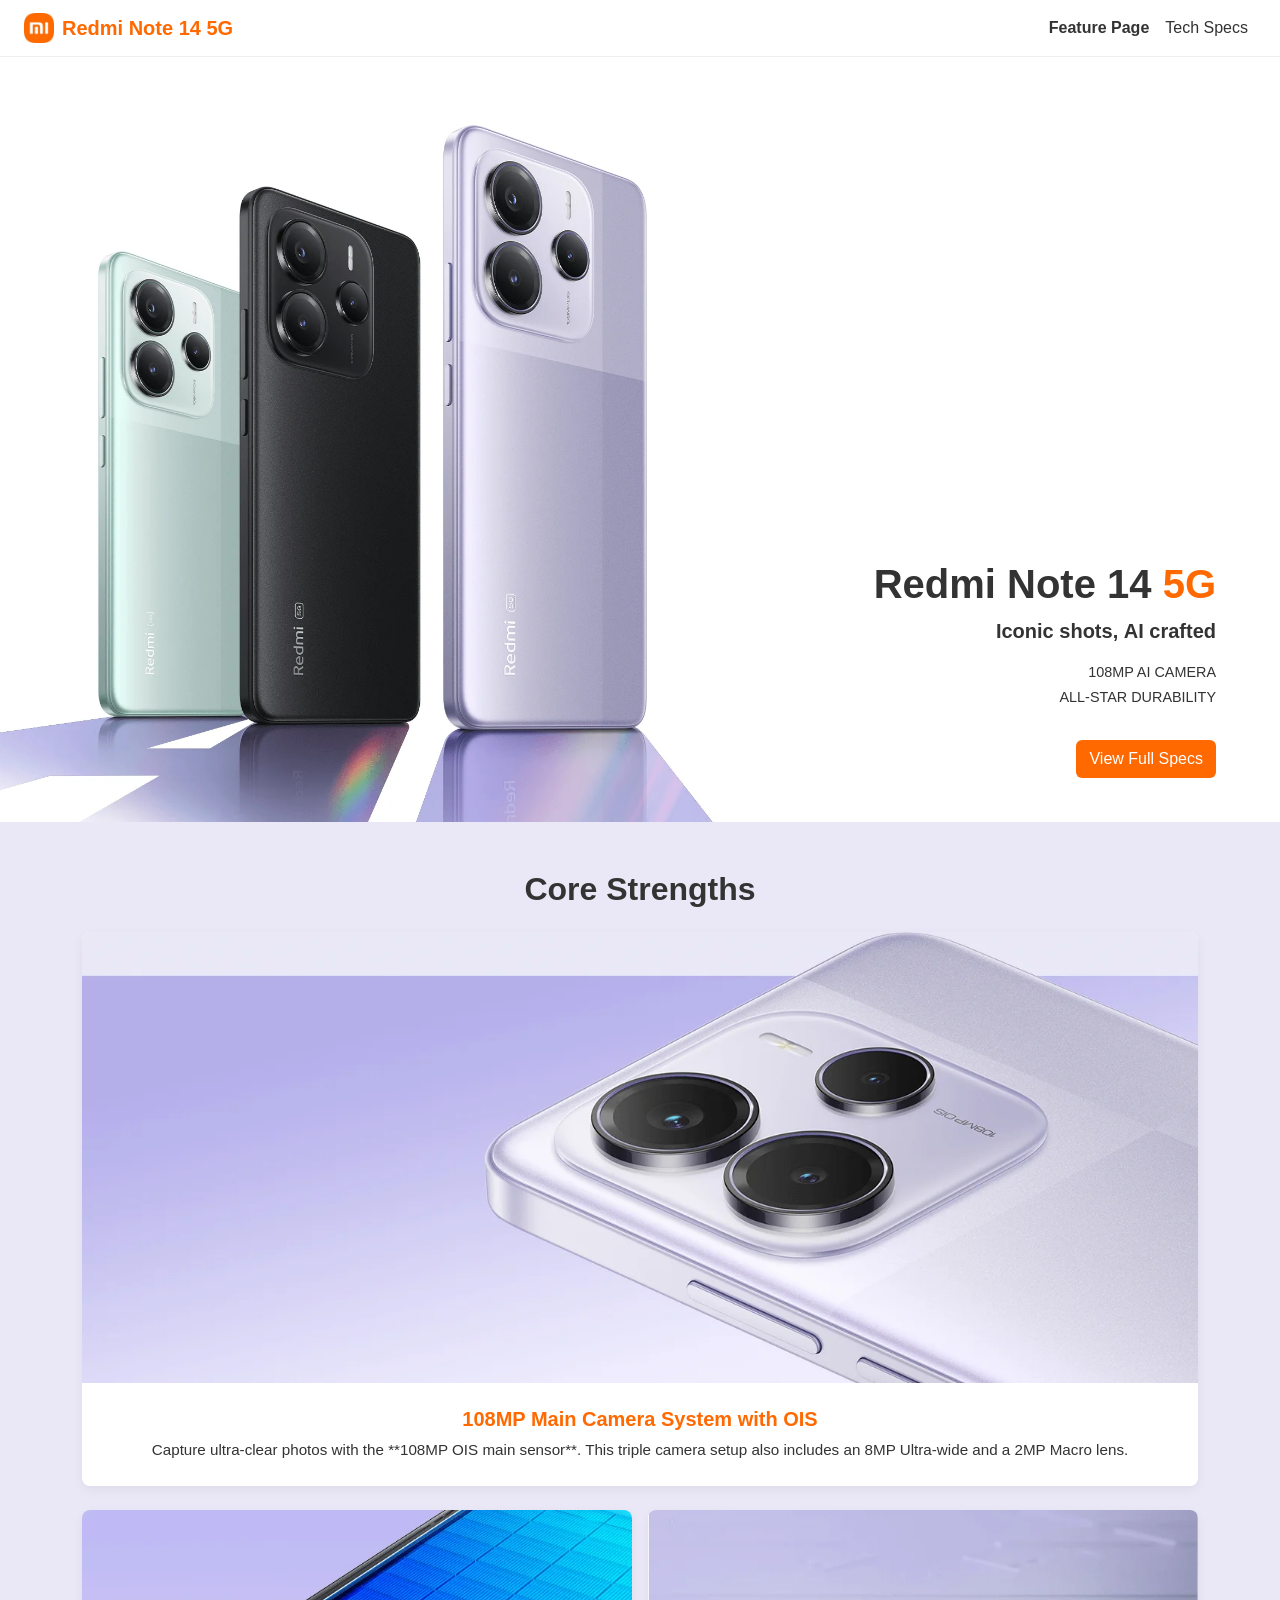
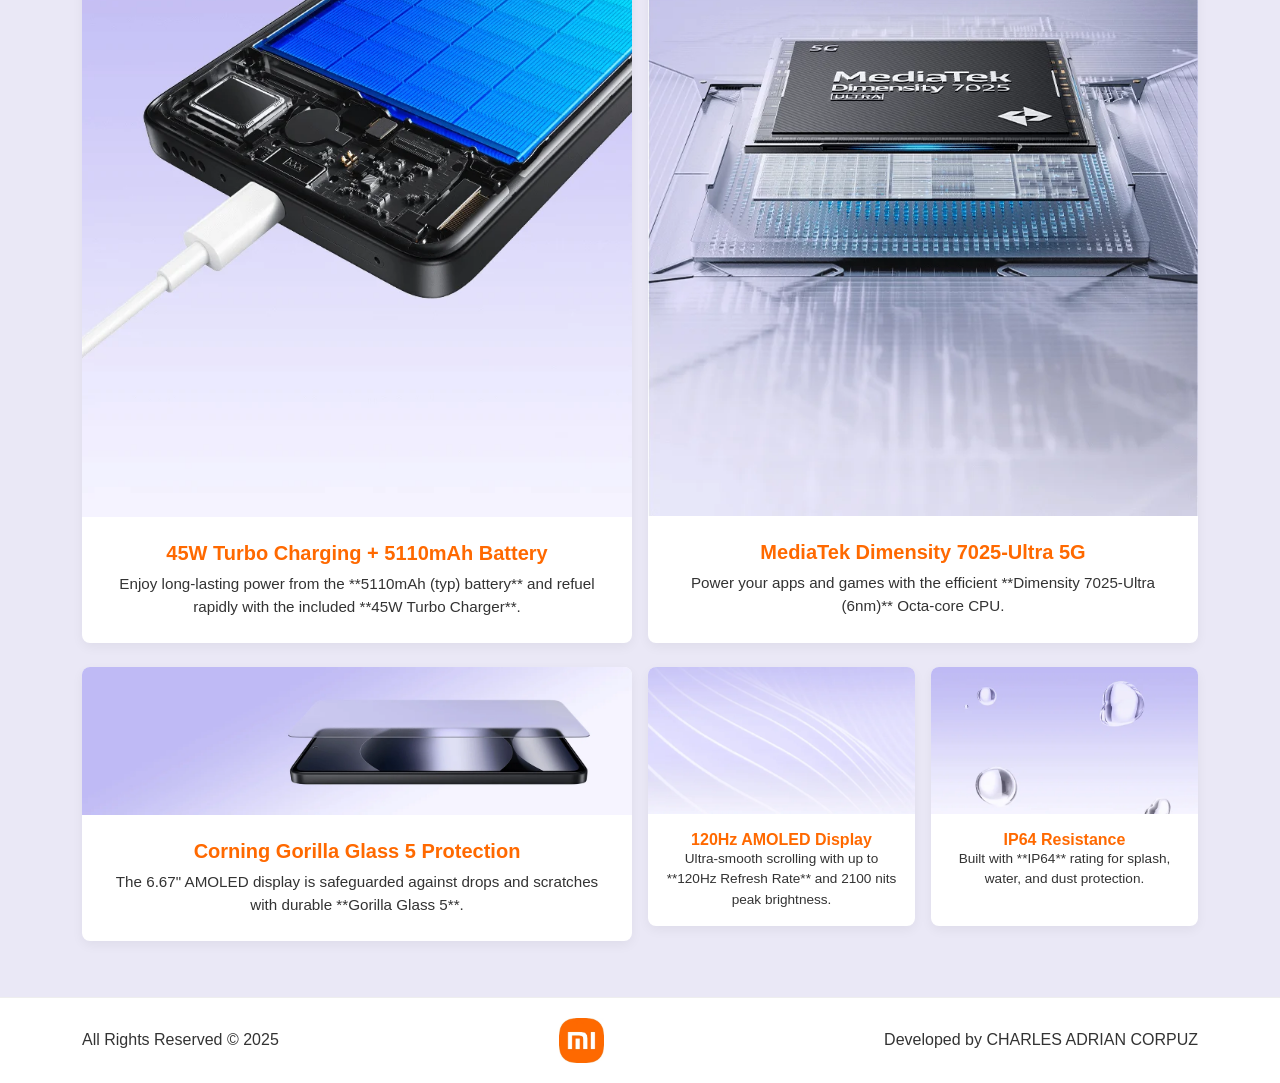
<file: WD1-LQ3 & L6/index.html>
<!DOCTYPE html>
<html lang="en">
  <head>
    <meta charset="UTF-8" />
    <meta name="viewport" content="width=device-width, initial-scale=1.0" />
    <title>Redmi Note 14 5G – Feature Page</title>
    <link rel="stylesheet" href="rsc/css/bootstrap.min.css" />
    <style>
      :root {
        --mi-orange: #ff6900;
        --mi-light-dark: #333333; /* Dark text color for contrast */
      }
      body {
        font-family: "Poppins", sans-serif;
        background-color: #eae8f6; /* Light theme background */
      }
      .navbar {
        background-color: #ffffff; /* Light theme navbar */
        border-bottom: 1px solid #eeeeee;
      }
      .navbar-brand {
        color: var(--mi-orange) !important;
        font-weight: 600;
      }
      .nav-link {
        color: var(--mi-light-dark) !important; /* Dark text for links */
        font-weight: 500;
      }
      /* Logo style*/
      .navbar-logo {
        height: 30px;
      }

      /*HERO SECTION */
      .hero-section {
        height: 85vh;
        background: url("media/img/hero-triple-shot.webp") center/cover
          no-repeat;
        position: relative;
        background-color: #f7f7f7;
      }
      .hero-overlay {
        display: none;
      }
      .hero-content {
        position: relative;
        z-index: 2;
        text-align: right;
        top: 30%;
        transform: none;
        color: var(--mi-light-dark);
        padding-right: 5%;
      }
      .hero-title {
        font-size: 2.5rem;
        font-weight: 700;
        color: var(--mi-light-dark);
        margin-bottom: 0.5rem;
      }
      .hero-title span {
        color: var(--mi-orange);
      }
      .hero-subtitle {
        font-size: 1.25rem;
        color: var(--mi-light-dark);
        font-weight: 600;
      }

      /*FEATURE GRID & CARD STYLING */
      .feature-grid-item {
        margin-bottom: 0.5rem;
      }
      .feature-card {
        border: none;
        border-radius: 8px;
        overflow: hidden;
        height: 100%;
        box-shadow: 0 4px 12px rgba(0, 0, 0, 0.05);
      }
      .feature-card img {
        width: 100%;
        height: auto;
      }
      .card-body {
        padding: 1.5rem;
        text-align: center;
      }
      .card-title {
        color: var(--mi-orange);
        font-weight: 700;
      }
      .card-text {
        color: var(--mi-light-dark);
        font-size: 0.95rem;
      }

      /*FOOTER STYLING */
      footer {
        background: #ffffff;
        padding: 20px 0;
        color: var(--mi-light-dark);
        border-top: 1px solid #eeeeee;
      }
      .footer-logo {
        height: 45px;
      }
    </style>
  </head>
  <body>
    <nav class="navbar navbar-expand-lg px-4 bg-white shadow-sm">
      <a class="navbar-brand d-flex align-items-center" href="index.html">
        <img
          src="media/img/redmi-logo.webp"
          alt="Redmi Logo"
          class="navbar-logo me-2"
        />
        <span>Redmi Note 14 5G</span>
      </a>
      <button
        class="navbar-toggler"
        type="button"
        data-bs-toggle="collapse"
        data-bs-target="#navMenu"
      >
        <span class="navbar-toggler-icon"></span>
      </button>

      <div class="collapse navbar-collapse" id="navMenu">
        <ul class="navbar-nav ms-auto">
          <li class="nav-item">
            <a class="nav-link fw-bold" href="index.html">Feature Page</a>
          </li>
          <li class="nav-item">
            <a class="nav-link" href="specs.html">Tech Specs</a>
          </li>
        </ul>
      </div>
    </nav>

    <section
      class="hero-section text-end d-flex align-items-center justify-content-end"
    >
      <div class="hero-content">
        <h1 class="hero-title">Redmi Note 14 <span>5G</span></h1>
        <p class="hero-subtitle">Iconic shots, <b>AI</b> crafted</p>
        <p
          class="text-uppercase"
          style="font-size: 0.9rem; margin-bottom: 0.2rem"
        >
          108MP AI camera
        </p>
        <p class="text-uppercase" style="font-size: 0.9rem">
          All-Star Durability
        </p>
        <a
          href="specs.html"
          class="btn mt-3"
          style="background: var(--mi-orange); color: white"
          >View Full Specs</a
        >
      </div>
    </section>

    <div class="container py-5">
      <h2
        class="text-center mb-4"
        style="color: var(--mi-light-dark); font-weight: 700"
      >
        Core Strengths
      </h2>
      <div class="row g-3 justify-content-center">
        <div class="col-12 feature-grid-item">
          <div class="card feature-card">
            <img
              src="media/img/feature-camera-ois.webp"
              class="card-img-top"
              alt="108MP AI camera system with OIS"
            />
            <div class="card-body">
              <h5 class="card-title">108MP Main Camera System with OIS</h5>
              <p class="card-text">
                Capture ultra-clear photos with the **108MP OIS main sensor**.
                This triple camera setup also includes an 8MP Ultra-wide and a
                2MP Macro lens.
              </p>
            </div>
          </div>
        </div>

        <div class="col-lg-6 col-md-6 feature-grid-item">
          <div class="card feature-card">
            <img
              src="media/img/feature-battery-45w.webp"
              class="card-img-top"
              alt="45W turbo charging with 5110mAh battery"
            />
            <div class="card-body">
              <h5 class="card-title">45W Turbo Charging + 5110mAh Battery</h5>
              <p class="card-text">
                Enjoy long-lasting power from the **5110mAh (typ) battery** and
                refuel rapidly with the included **45W Turbo Charger**.
              </p>
            </div>
          </div>
        </div>

        <div class="col-lg-6 col-md-6 feature-grid-item">
          <div class="card feature-card">
            <img
              src="media/img/feature-chipset-dimensity.webp"
              class="card-img-top"
              alt="MediaTek Dimensity 7025-Ultra"
            />
            <div class="card-body">
              <h5 class="card-title">MediaTek Dimensity 7025-Ultra 5G</h5>
              <p class="card-text">
                Power your apps and games with the efficient **Dimensity
                7025-Ultra (6nm)** Octa-core CPU.
              </p>
            </div>
          </div>
        </div>

        <div class="col-lg-6 col-md-6 feature-grid-item">
          <div class="card feature-card">
            <img
              src="media/img/feature-gorilla-glass.webp"
              class="card-img-top"
              alt="Corning Gorilla Glass 5"
            />
            <div class="card-body">
              <h5 class="card-title">Corning Gorilla Glass 5 Protection</h5>
              <p class="card-text">
                The 6.67" AMOLED display is safeguarded against drops and
                scratches with durable **Gorilla Glass 5**.
              </p>
            </div>
          </div>
        </div>

        <div class="col-lg-6 col-md-6">
          <div class="row g-3">
            <div class="col-md-6 col-12 feature-grid-item">
              <div class="card feature-card">
                <img
                  src="media/img/feature-display-120hz.webp"
                  class="card-img-top"
                  alt="120Hz eye-care display"
                />
                <div class="card-body p-3">
                  <h6 class="card-title mb-0">120Hz AMOLED Display</h6>
                  <p class="card-text" style="font-size: 0.85rem">
                    Ultra-smooth scrolling with up to **120Hz Refresh Rate** and
                    2100 nits peak brightness.
                  </p>
                </div>
              </div>
            </div>
            <div class="col-md-6 col-12 feature-grid-item">
              <div class="card feature-card">
                <img
                  src="media/img/feature-ip64.webp"
                  class="card-img-top"
                  alt="IP64 dust and water-resistant"
                />
                <div class="card-body p-3">
                  <h6 class="card-title mb-0">IP64 Resistance</h6>
                  <p class="card-text" style="font-size: 0.85rem">
                    Built with **IP64** rating for splash, water, and dust
                    protection.
                  </p>
                </div>
              </div>
            </div>
          </div>
        </div>
      </div>
    </div>
    <footer class="text-center">
      <div class="container d-flex justify-content-between align-items-center">
        <span>All Rights Reserved © 2025</span>
        <img
          src="media/img/redmi-logo.webp"
          class="footer-logo"
          alt="Redmi Logo"
        />
        <span>Developed by CHARLES ADRIAN CORPUZ</span>
      </div>
    </footer>

    <script src="rsc/js/bootstrap.bundle.min.js"></script>
  </body>
</html>
</file>
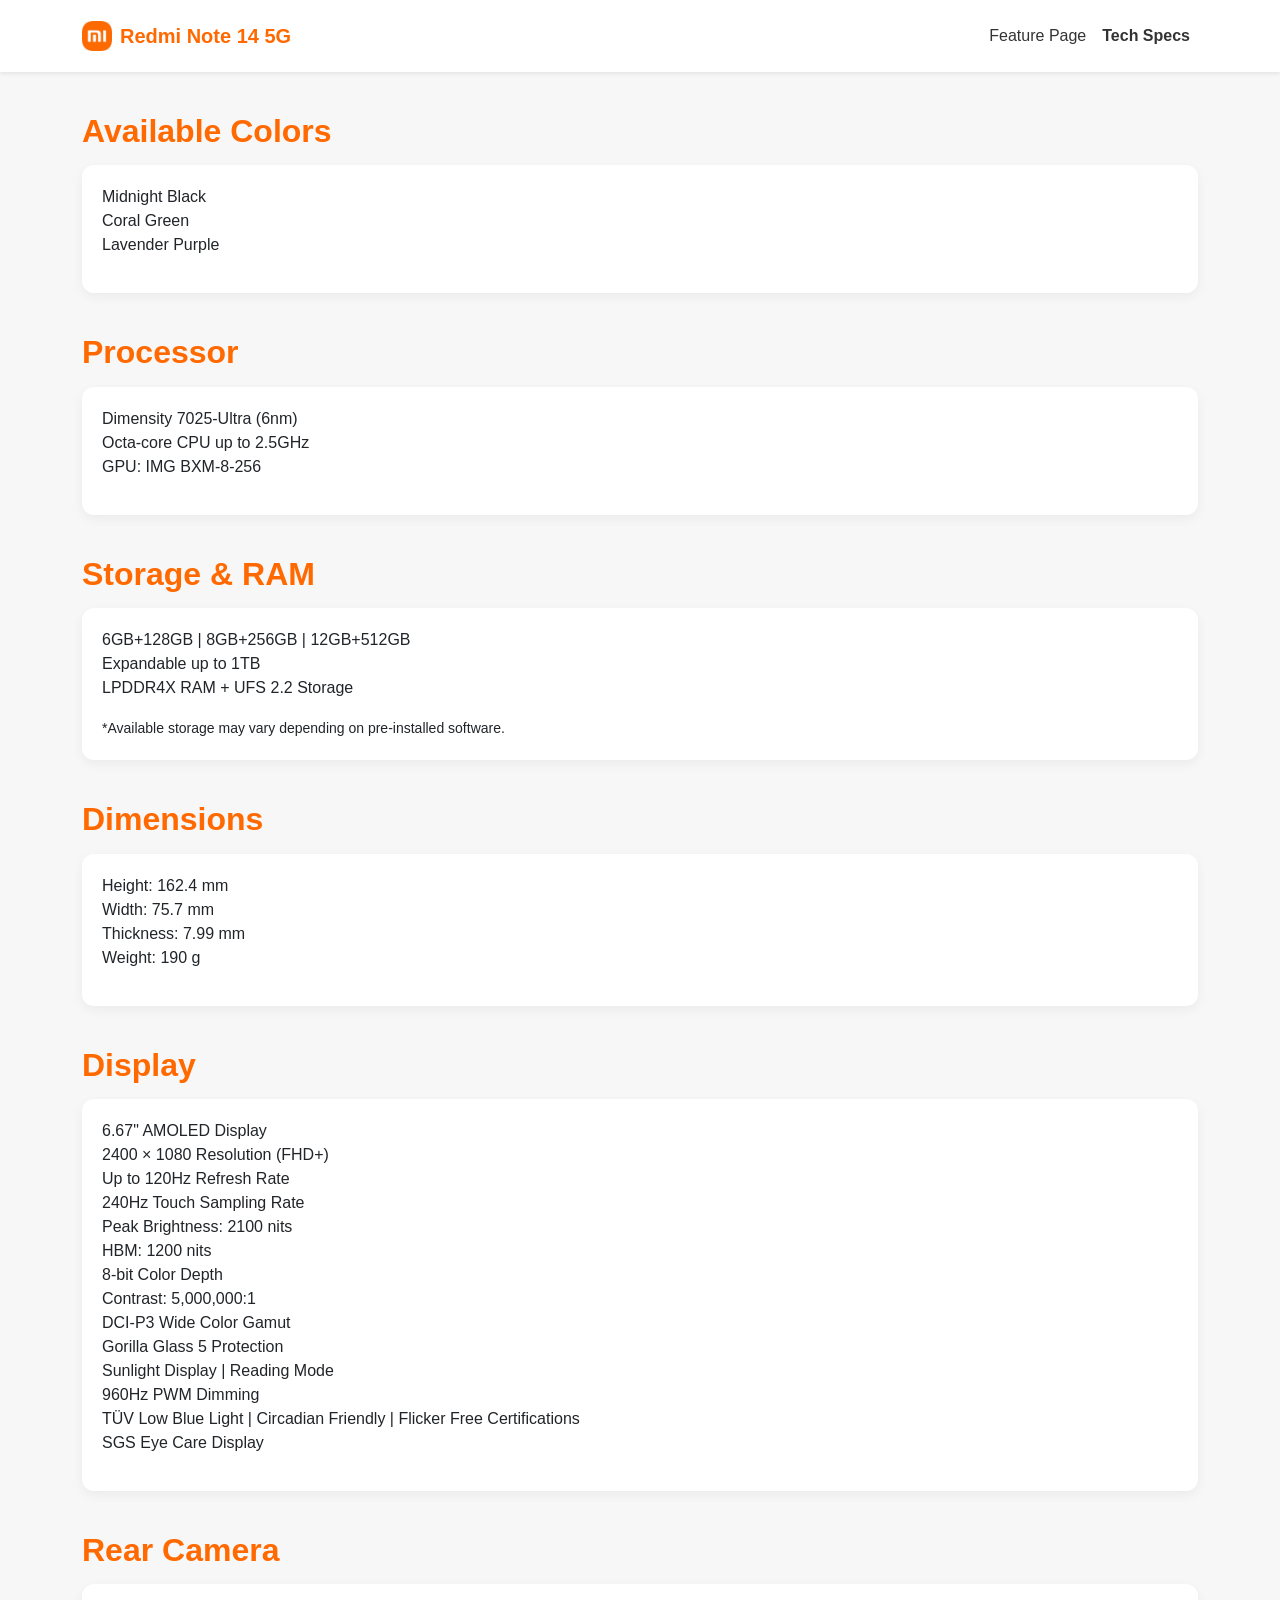
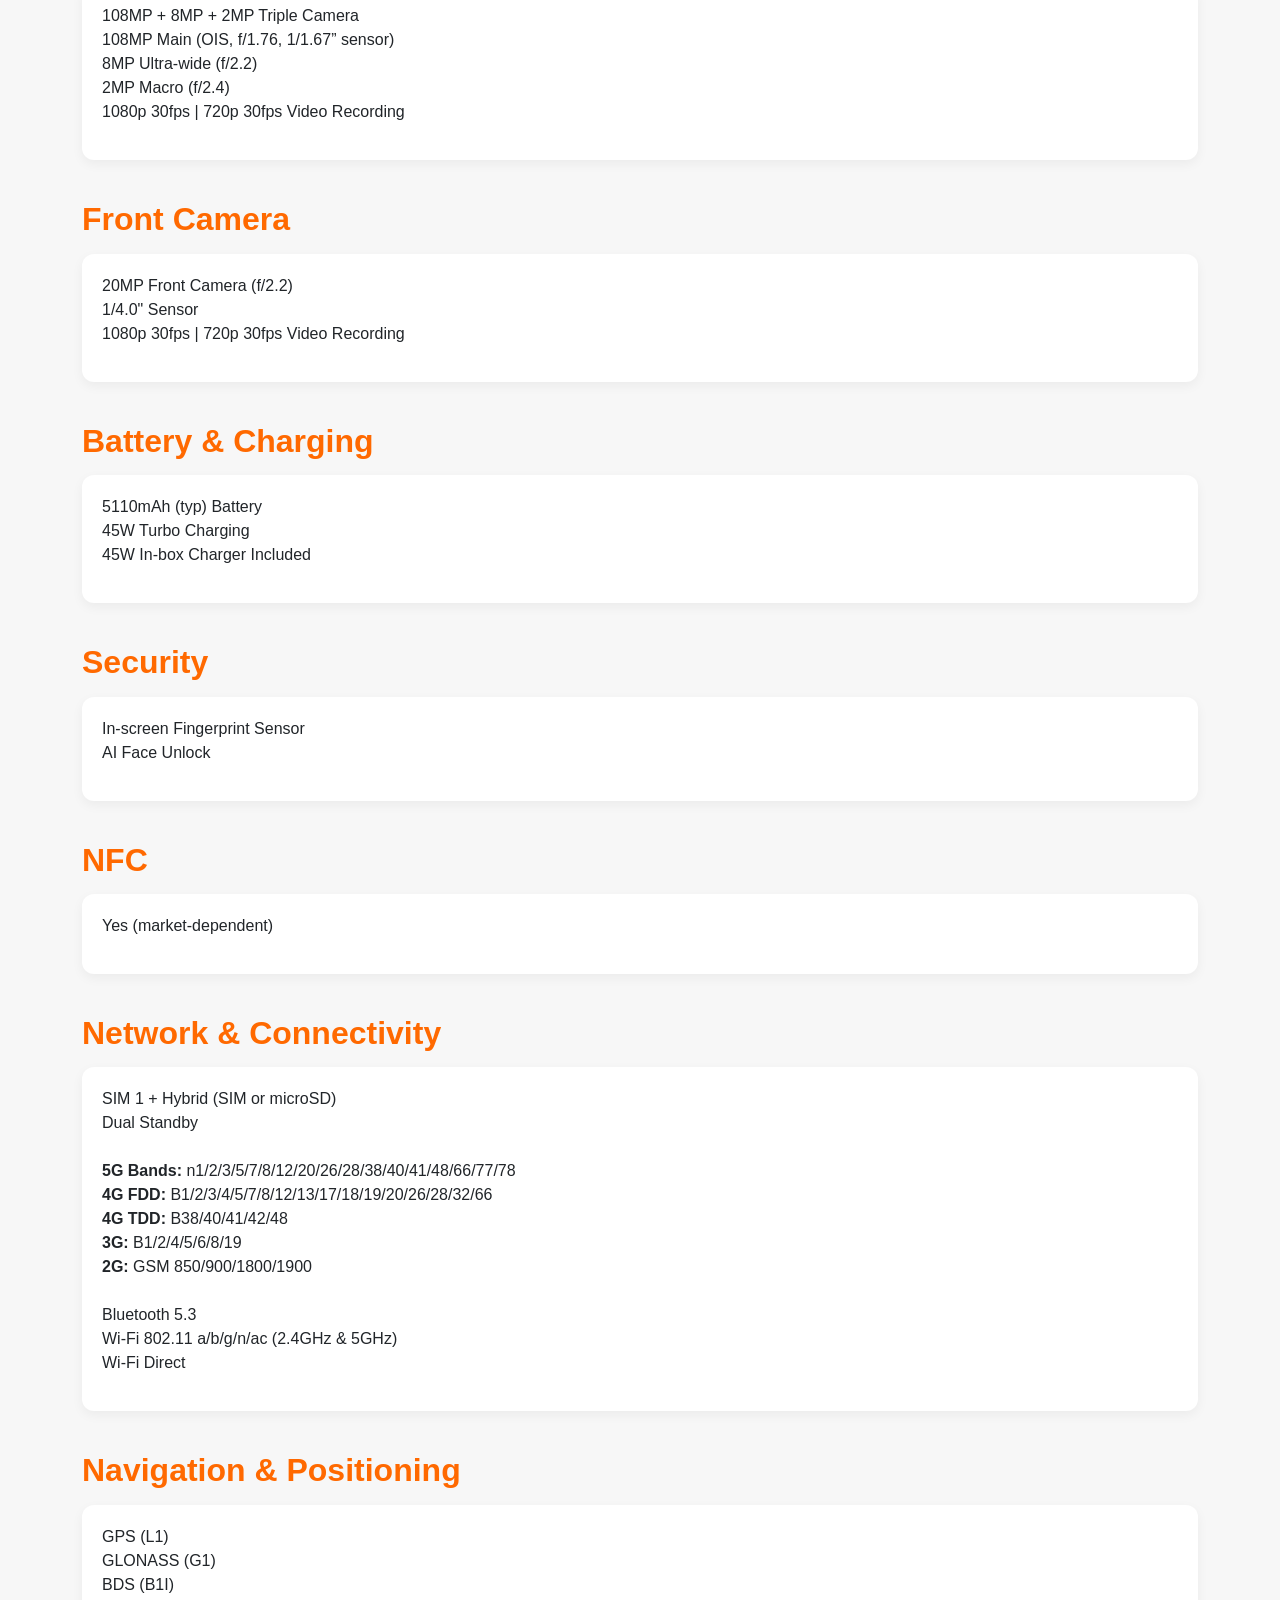
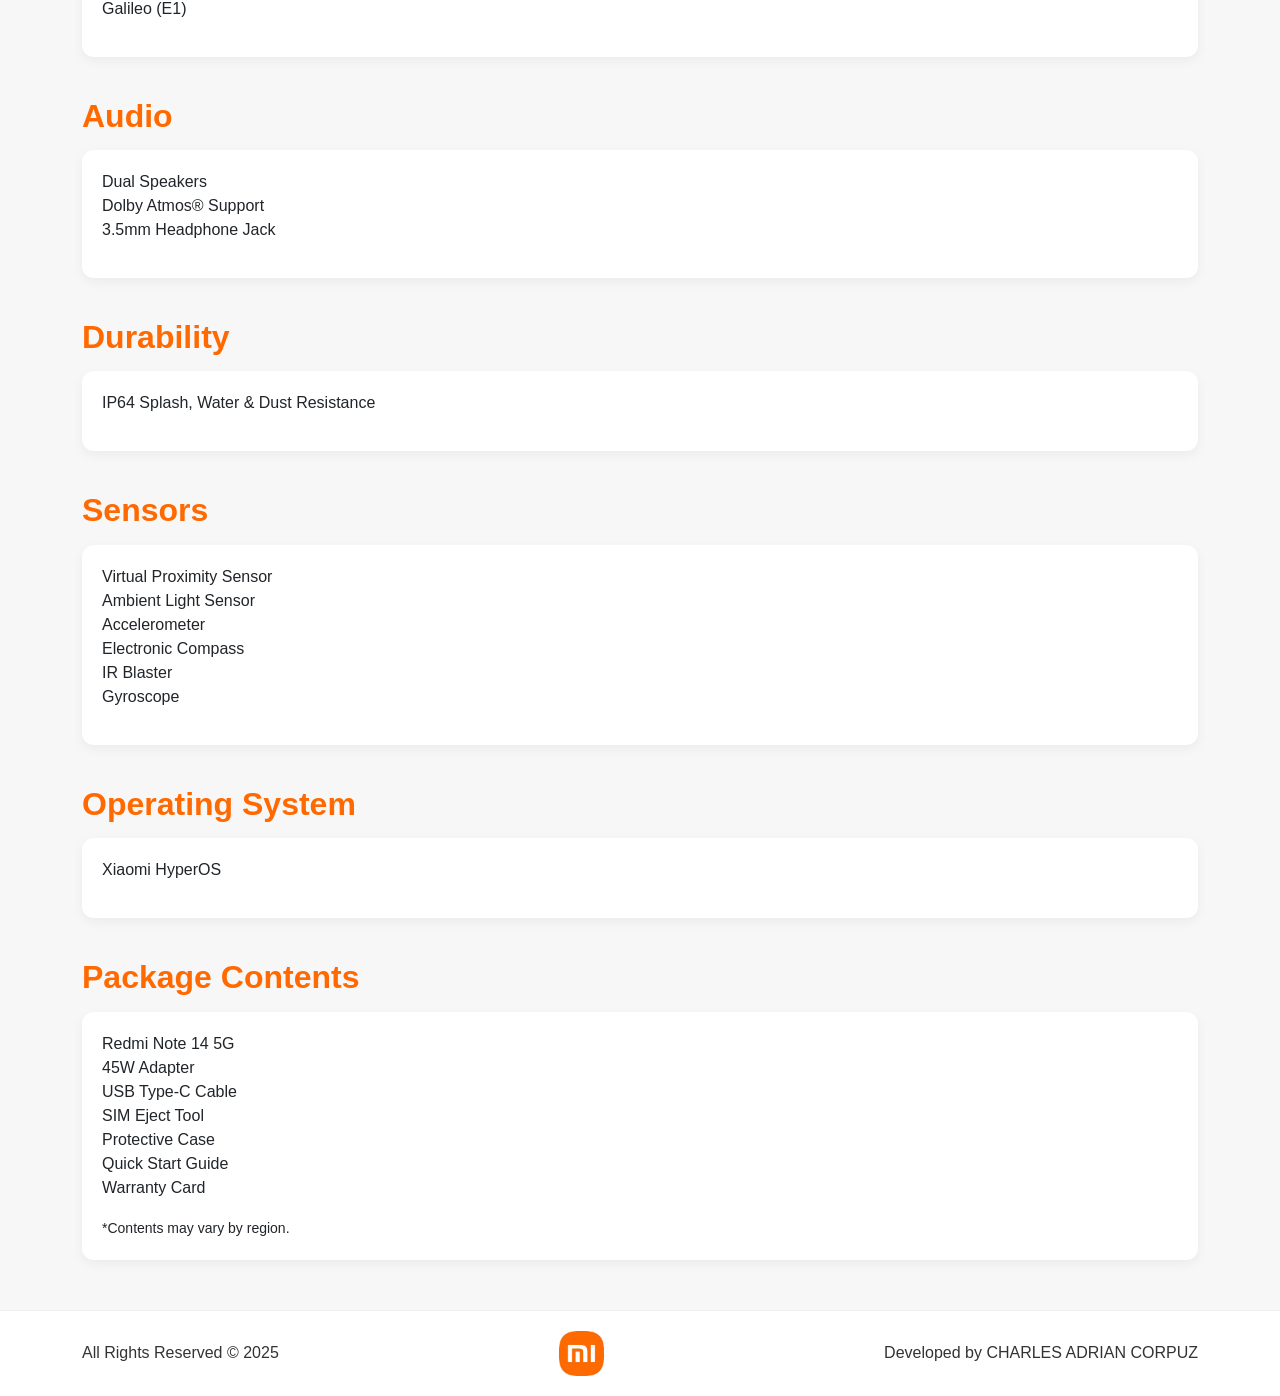
<file: WD1-LQ3 & L6/specs.html>
<!DOCTYPE html>
<html lang="en">
  <head>
    <meta charset="UTF-8" />
    <meta name="viewport" content="width=device-width, initial-scale=1.0" />
    <title>Redmi Note 14 5G - Tech Specs</title>
    <link rel="stylesheet" href="rsc/css/bootstrap.min.css" />
    <style>
      /*Root Variables*/
      :root {
        --mi-orange: #ff6900;
        --mi-light-dark: #333333;
      }
      body {
        /* light background and font */
        background-color: #f7f7f7;
        font-family: "Poppins", sans-serif;
      }
      /* Logo style */
      .navbar-logo {
        height: 30px;
      }
      /* Navbar */
      .navbar-light .navbar-nav .nav-link {
        color: var(--mi-light-dark) !important;
        font-weight: 500;
      }
      .navbar-light .navbar-nav .nav-link.active {
        color: var(--mi-light-dark) !important;
        font-weight: 700 !important;
      }
      .navbar-brand {
        color: var(--mi-orange) !important;
        font-weight: 600;
      }

      /*Spec Cards*/
      .section-title {
        color: var(--mi-orange);
        font-weight: 700;
        margin-top: 40px;
        margin-bottom: 15px;
      }
      .spec-card {
        background: #fff;
        border-radius: 12px;
        padding: 20px;
        margin-bottom: 20px;
        /* shadow */
        box-shadow: 0 4px 12px rgba(0, 0, 0, 0.05);
      }

      /* Footer*/
      footer {
        background: #ffffff;
        color: var(--mi-light-dark);
        padding: 20px 0;
        margin-top: 50px;
        border-top: 1px solid #eeeeee;
        text-align: center;
      }
      footer img {
        height: 45px;
      }
    </style>
  </head>
  <body>
    <nav class="navbar navbar-expand-lg navbar-light bg-white shadow-sm py-3">
      <div class="container">
        <a
          class="navbar-brand fw-bold d-flex align-items-center"
          href="index.html"
        >
          <img
            src="media/img/redmi-logo.webp"
            alt="Redmi Logo"
            class="navbar-logo me-2"
          />
          <span style="color: var(--mi-orange)">Redmi Note 14 5G</span>
        </a>
        <button
          class="navbar-toggler"
          type="button"
          data-bs-toggle="collapse"
          data-bs-target="#navbarNav"
        >
          <span class="navbar-toggler-icon"></span>
        </button>
        <div class="collapse navbar-collapse" id="navbarNav">
          <ul class="navbar-nav ms-auto">
            <li class="nav-item">
              <a class="nav-link" href="index.html">Feature Page</a>
            </li>
            <li class="nav-item">
              <a class="nav-link active" href="specs.html">Tech Specs</a>
            </li>
          </ul>
        </div>
      </div>
    </nav>

    <div class="container mt-4">
      <h2 class="section-title">Available Colors</h2>
      <div class="spec-card">
        <p>Midnight Black<br />Coral Green<br />Lavender Purple</p>
      </div>

      <h2 class="section-title">Processor</h2>
      <div class="spec-card">
        <p>
          Dimensity 7025-Ultra (6nm)<br />
          Octa-core CPU up to 2.5GHz<br />
          GPU: IMG BXM-8-256
        </p>
      </div>

      <h2 class="section-title">Storage & RAM</h2>
      <div class="spec-card">
        <p>
          6GB+128GB | 8GB+256GB | 12GB+512GB<br />
          Expandable up to 1TB<br />
          LPDDR4X RAM + UFS 2.2 Storage
        </p>
        <small
          >*Available storage may vary depending on pre-installed
          software.</small
        >
      </div>

      <h2 class="section-title">Dimensions</h2>
      <div class="spec-card">
        <p>
          Height: 162.4 mm<br />
          Width: 75.7 mm<br />
          Thickness: 7.99 mm<br />
          Weight: 190 g
        </p>
      </div>

      <h2 class="section-title">Display</h2>
      <div class="spec-card">
        <p>
          6.67" AMOLED Display<br />
          2400 × 1080 Resolution (FHD+)<br />
          Up to 120Hz Refresh Rate<br />
          240Hz Touch Sampling Rate<br />
          Peak Brightness: 2100 nits<br />
          HBM: 1200 nits<br />
          8-bit Color Depth<br />
          Contrast: 5,000,000:1<br />
          DCI-P3 Wide Color Gamut<br />
          Gorilla Glass 5 Protection<br />
          Sunlight Display | Reading Mode<br />
          960Hz PWM Dimming<br />
          TÜV Low Blue Light | Circadian Friendly | Flicker Free
          Certifications<br />
          SGS Eye Care Display
        </p>
      </div>

      <h2 class="section-title">Rear Camera</h2>
      <div class="spec-card">
        <p>
          108MP + 8MP + 2MP Triple Camera<br />
          108MP Main (OIS, f/1.76, 1/1.67” sensor)<br />
          8MP Ultra-wide (f/2.2)<br />
          2MP Macro (f/2.4)<br />
          1080p 30fps | 720p 30fps Video Recording
        </p>
      </div>

      <h2 class="section-title">Front Camera</h2>
      <div class="spec-card">
        <p>
          20MP Front Camera (f/2.2)<br />
          1/4.0" Sensor<br />
          1080p 30fps | 720p 30fps Video Recording
        </p>
      </div>

      <h2 class="section-title">Battery & Charging</h2>
      <div class="spec-card">
        <p>
          5110mAh (typ) Battery<br />
          45W Turbo Charging<br />
          45W In-box Charger Included
        </p>
      </div>

      <h2 class="section-title">Security</h2>
      <div class="spec-card">
        <p>
          In-screen Fingerprint Sensor<br />
          AI Face Unlock
        </p>
      </div>

      <h2 class="section-title">NFC</h2>
      <div class="spec-card">
        <p>Yes (market-dependent)</p>
      </div>

      <h2 class="section-title">Network & Connectivity</h2>
      <div class="spec-card">
        <p>
          SIM 1 + Hybrid (SIM or microSD)<br />
          Dual Standby<br /><br />
          <strong>5G Bands:</strong>
          n1/2/3/5/7/8/12/20/26/28/38/40/41/48/66/77/78<br />
          <strong>4G FDD:</strong>
          B1/2/3/4/5/7/8/12/13/17/18/19/20/26/28/32/66<br />
          <strong>4G TDD:</strong> B38/40/41/42/48<br />
          <strong>3G:</strong> B1/2/4/5/6/8/19<br />
          <strong>2G:</strong> GSM 850/900/1800/1900<br /><br />
          Bluetooth 5.3<br />
          Wi‑Fi 802.11 a/b/g/n/ac (2.4GHz & 5GHz)<br />
          Wi‑Fi Direct
        </p>
      </div>

      <h2 class="section-title">Navigation & Positioning</h2>
      <div class="spec-card">
        <p>
          GPS (L1)<br />
          GLONASS (G1)<br />
          BDS (B1I)<br />
          Galileo (E1)
        </p>
      </div>

      <h2 class="section-title">Audio</h2>
      <div class="spec-card">
        <p>
          Dual Speakers<br />
          Dolby Atmos® Support<br />
          3.5mm Headphone Jack
        </p>
      </div>

      <h2 class="section-title">Durability</h2>
      <div class="spec-card">
        <p>IP64 Splash, Water & Dust Resistance</p>
      </div>

      <h2 class="section-title">Sensors</h2>
      <div class="spec-card">
        <p>
          Virtual Proximity Sensor<br />
          Ambient Light Sensor<br />
          Accelerometer<br />
          Electronic Compass<br />
          IR Blaster<br />
          Gyroscope
        </p>
      </div>

      <h2 class="section-title">Operating System</h2>
      <div class="spec-card">
        <p>Xiaomi HyperOS</p>
      </div>

      <h2 class="section-title">Package Contents</h2>
      <div class="spec-card">
        <p>
          Redmi Note 14 5G<br />
          45W Adapter<br />
          USB Type‑C Cable<br />
          SIM Eject Tool<br />
          Protective Case<br />
          Quick Start Guide<br />
          Warranty Card
        </p>
        <small>*Contents may vary by region.</small>
      </div>
    </div>

    <footer>
      <div class="container d-flex justify-content-between align-items-center">
        <span>All Rights Reserved © 2025</span>
        <img
          src="media/img/redmi-logo.webp"
          class="footer-logo"
          alt="Redmi Logo"
        />
        <span>Developed by CHARLES ADRIAN CORPUZ</span>
      </div>
    </footer>

    <script src="rsc/js/bootstrap.bundle.min.js"></script>
  </body>
</html>
</file>
